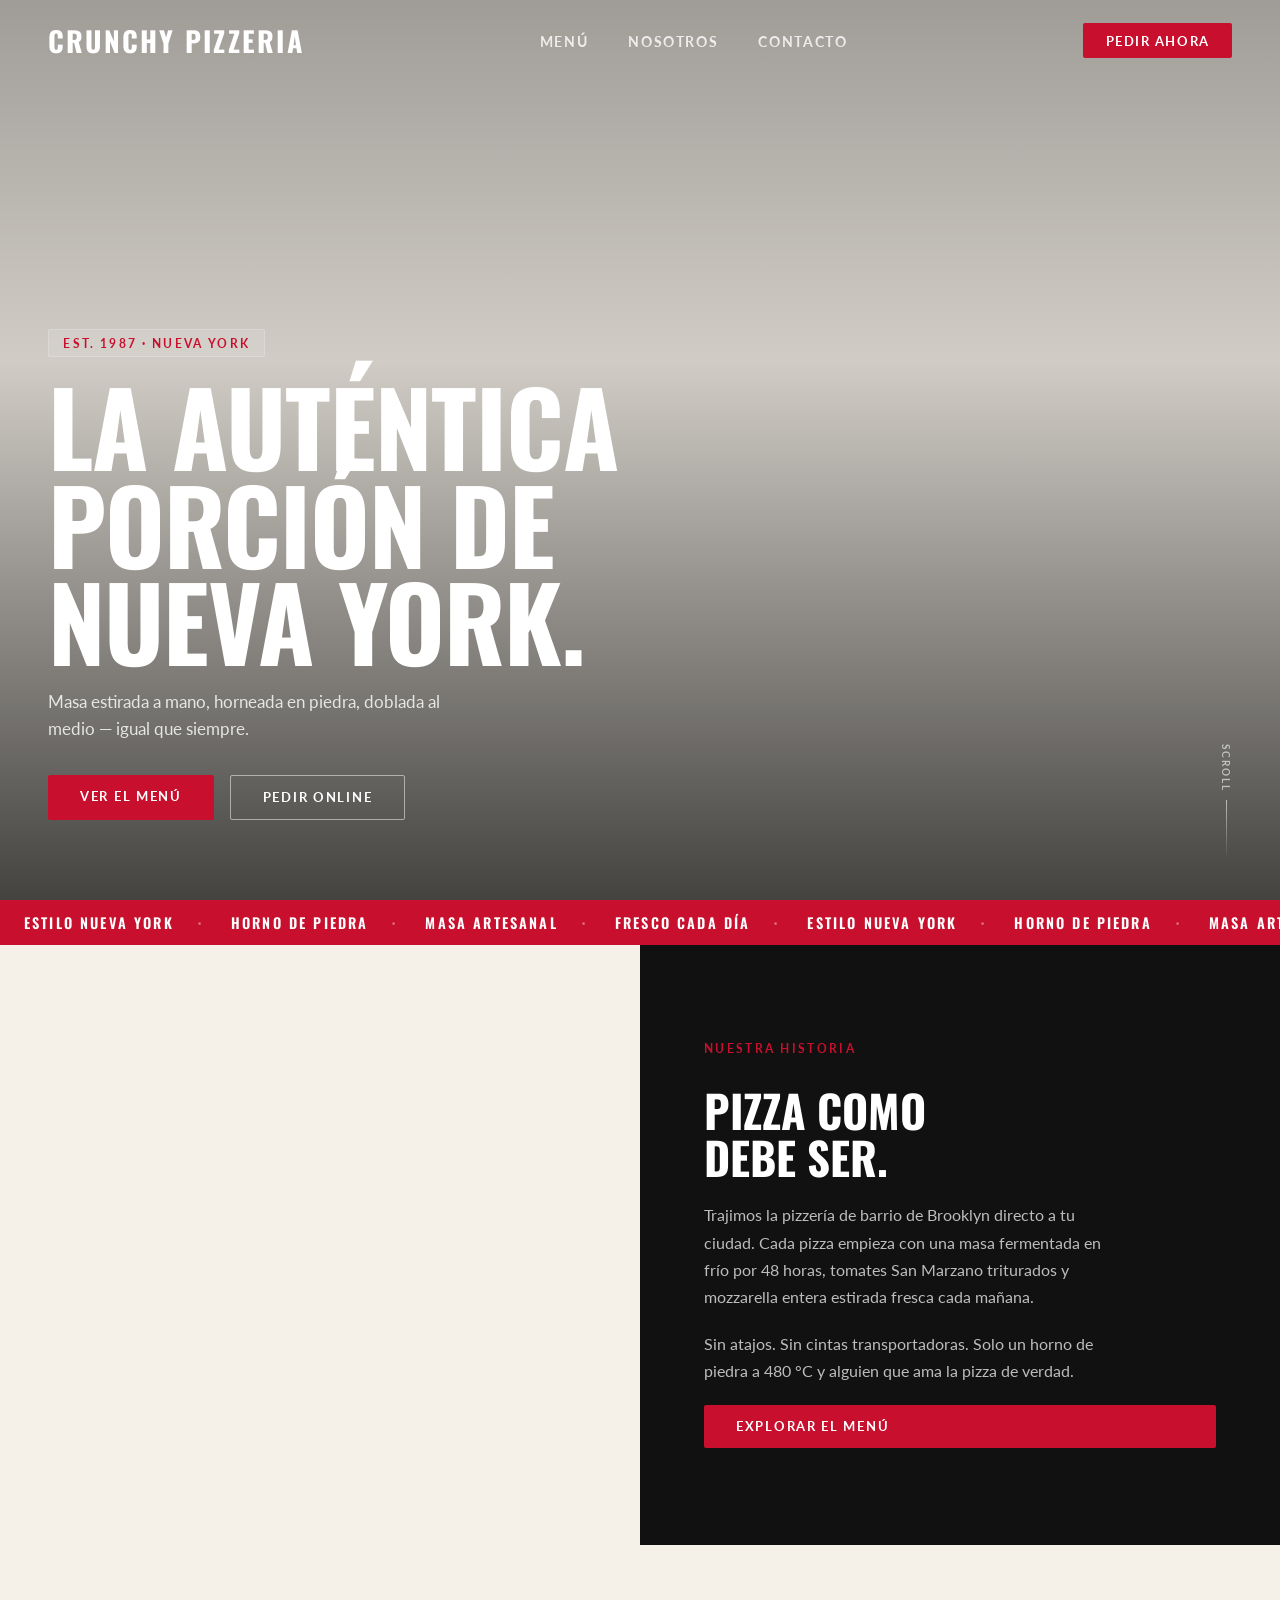
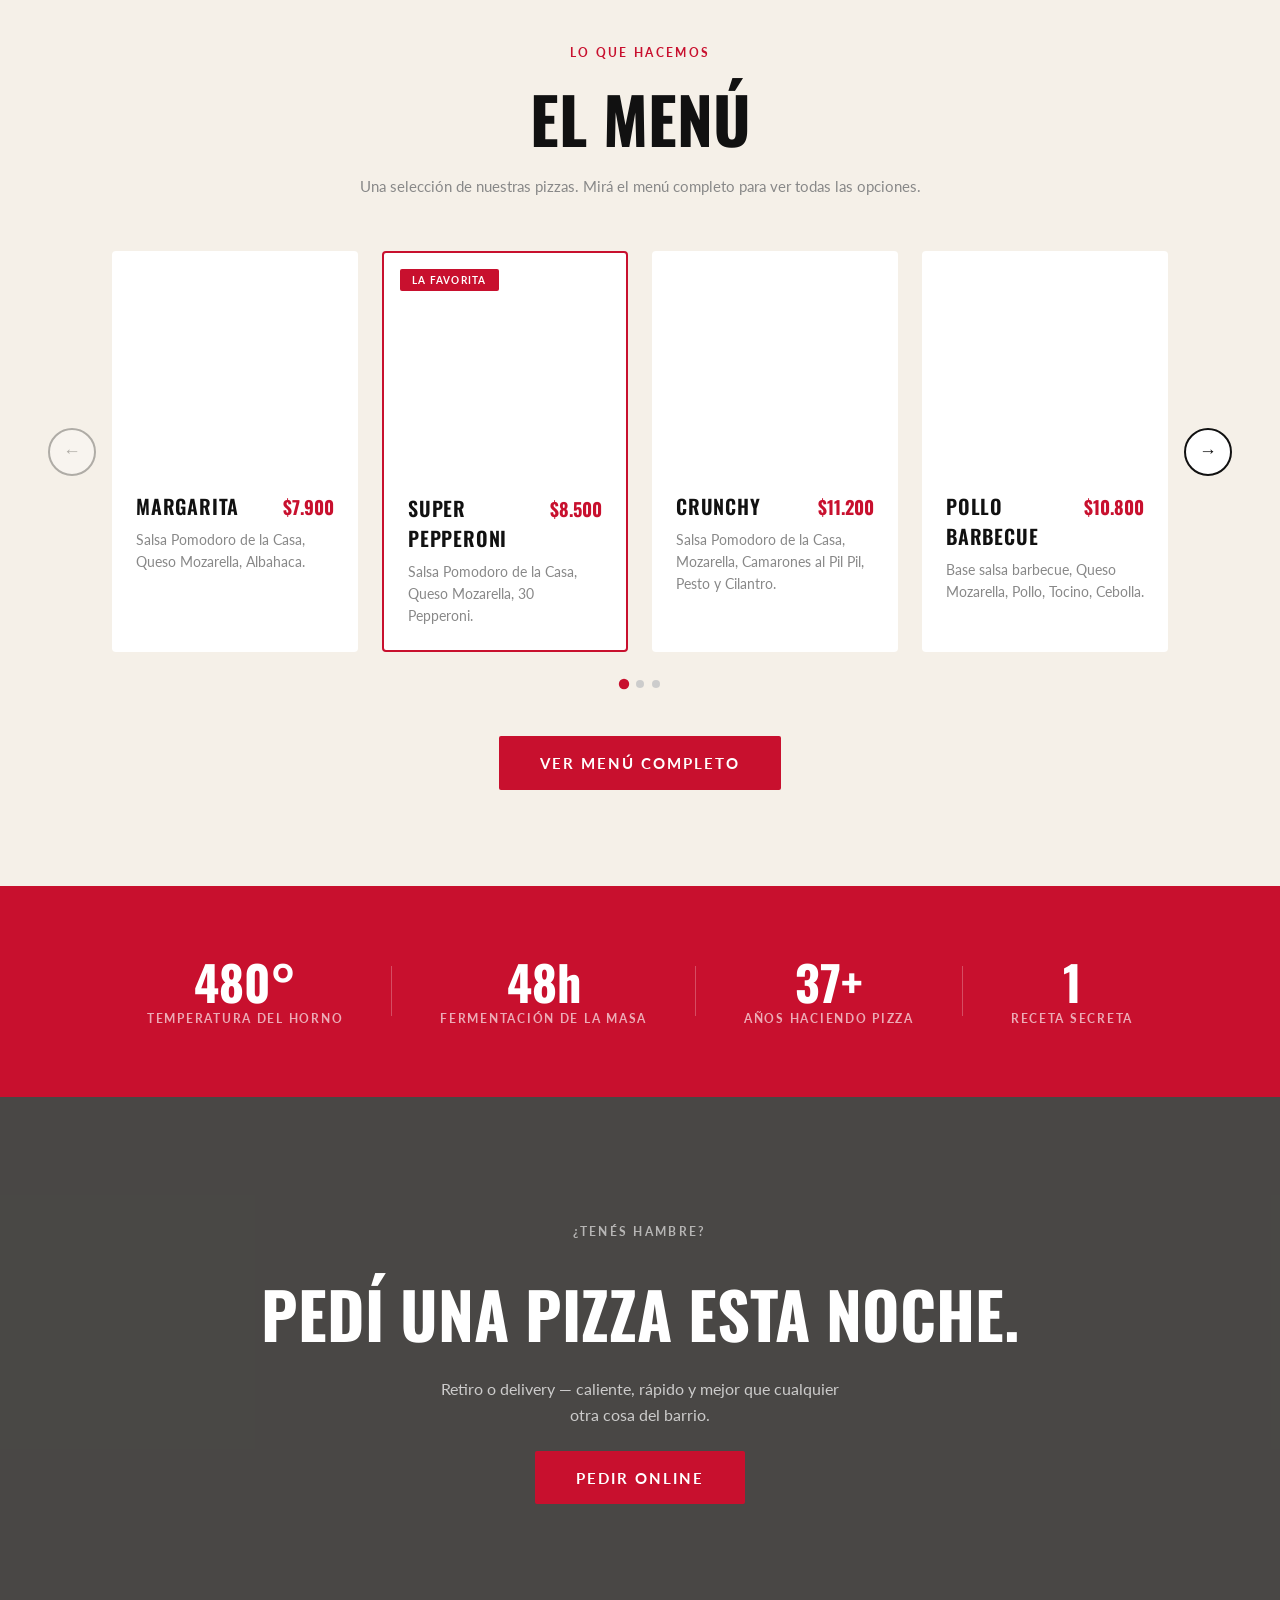
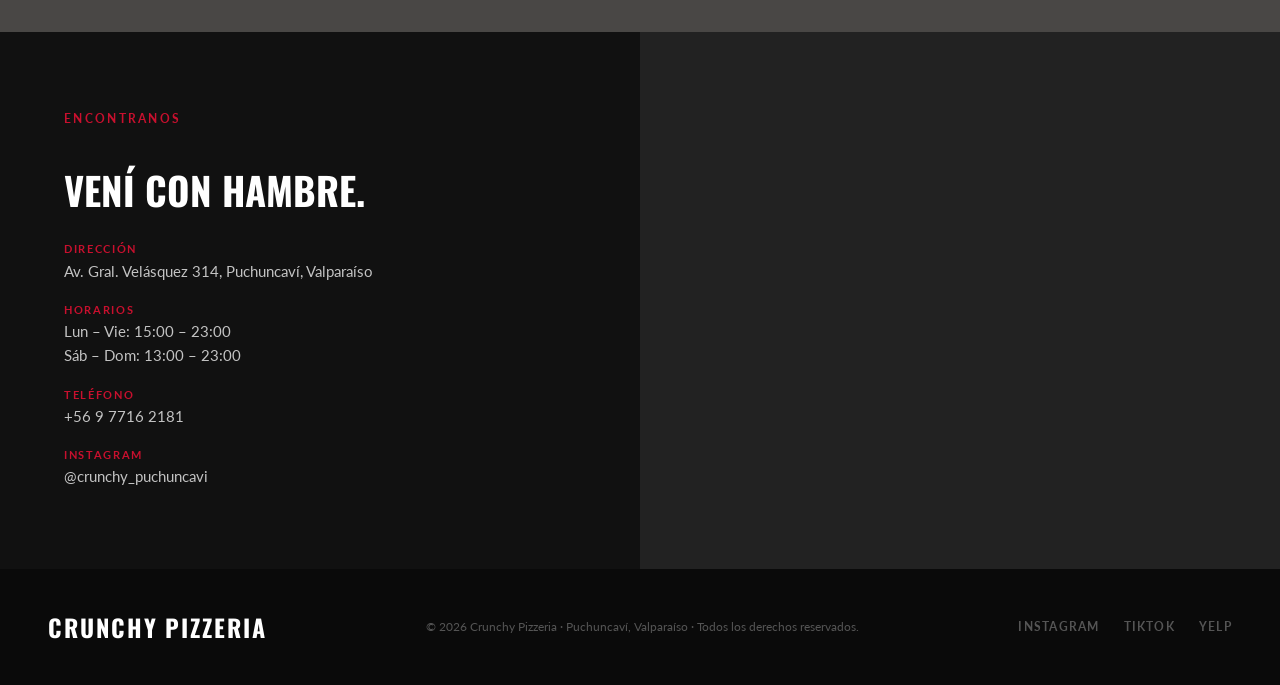
<file: index.html>
<!DOCTYPE html>
<html lang="es">
<head>
  <meta charset="UTF-8" />
  <meta name="viewport" content="width=device-width, initial-scale=1.0" />
  <title>CRUNCHY PIZZERIA — Pizza al Estilo Nueva York</title>
  <link rel="preconnect" href="https://fonts.googleapis.com" />
  <link rel="preconnect" href="https://fonts.gstatic.com" crossorigin />
  <link href="https://fonts.googleapis.com/css2?family=Oswald:wght@400;600;700&family=Lato:wght@300;400;700&display=swap" rel="stylesheet" />
  <link rel="stylesheet" href="style.css" />
</head>
<body>

  <!-- NAV -->
  <nav class="navbar" id="navbar">
    <div class="nav-logo">CRUNCHY PIZZERIA</div>
    <ul class="nav-links">
      <li><a href="https://menu.fu.do/crunchypizzeria/qr-menu" target="_blank">Menú</a></li>
      <li><a href="#about">Nosotros</a></li>
      <li><a href="#contact">Contacto</a></li>
    </ul>
    <a href="#order" class="nav-cta">Pedir Ahora</a>
  </nav>

  <!-- HERO -->
  <section class="hero" id="hero">
    <div class="hero-overlay"></div>
    <div class="hero-content">
      <span class="hero-tag">EST. 1987 · NUEVA YORK</span>
      <h1 class="hero-title">La Auténtica<br />Porción de<br />Nueva York.</h1>
      <p class="hero-sub">Masa estirada a mano, horneada en piedra, doblada al medio — igual que siempre.</p>
      <div class="hero-actions">
        <a href="https://menu.fu.do/crunchypizzeria/qr-menu" target="_blank" class="btn-primary">Ver el Menú</a>
        <a href="#order" class="btn-secondary">Pedir Online</a>
      </div>
    </div>
    <div class="hero-scroll-hint">
      <span>Scroll</span>
      <div class="scroll-line"></div>
    </div>
  </section>

  <!-- TAGLINE STRIP -->
  <div class="strip">
    <div class="strip-track">
      <span>ESTILO NUEVA YORK</span><span class="dot">·</span>
      <span>HORNO DE PIEDRA</span><span class="dot">·</span>
      <span>MASA ARTESANAL</span><span class="dot">·</span>
      <span>FRESCO CADA DÍA</span><span class="dot">·</span>
      <span>ESTILO NUEVA YORK</span><span class="dot">·</span>
      <span>HORNO DE PIEDRA</span><span class="dot">·</span>
      <span>MASA ARTESANAL</span><span class="dot">·</span>
      <span>FRESCO CADA DÍA</span><span class="dot">·</span>
    </div>
  </div>

  <!-- ABOUT -->
  <section class="about" id="about">
    <div class="about-img"></div>
    <div class="about-text">
      <span class="section-tag">Nuestra Historia</span>
      <h2>Pizza como<br />debe ser.</h2>
      <p>Trajimos la pizzería de barrio de Brooklyn directo a tu ciudad. Cada pizza empieza con una masa fermentada en frío por 48 horas, tomates San Marzano triturados y mozzarella entera estirada fresca cada mañana.</p>
      <p>Sin atajos. Sin cintas transportadoras. Solo un horno de piedra a 480 °C y alguien que ama la pizza de verdad.</p>
      <a href="https://menu.fu.do/crunchypizzeria/qr-menu" target="_blank" class="btn-primary">Explorar el Menú</a>
    </div>
  </section>

  <!-- MENU -->
  <section class="menu-section" id="menu">
    <div class="menu-header">
      <span class="section-tag">Lo Que Hacemos</span>
      <h2>El Menú</h2>
      <p class="menu-subtitle">Una selección de nuestras pizzas. Mirá el menú completo para ver todas las opciones.</p>
    </div>
    <div class="carousel-wrapper">
      <button class="carousel-btn prev" id="carouselPrev">&#8592;</button>
      <div class="carousel-track-container">
        <div class="carousel-track" id="carouselTrack">

          <div class="menu-card">
            <div class="menu-card-img img-margherita"></div>
            <div class="menu-card-body">
              <div class="menu-card-top">
                <h3>Margarita</h3>
                <span class="price">$7.900</span>
              </div>
              <p>Salsa Pomodoro de la Casa, Queso Mozarella, Albahaca.</p>
            </div>
          </div>

          <div class="menu-card featured">
            <div class="badge">La Favorita</div>
            <div class="menu-card-img img-pepperoni"></div>
            <div class="menu-card-body">
              <div class="menu-card-top">
                <h3>Super Pepperoni</h3>
                <span class="price">$8.500</span>
              </div>
              <p>Salsa Pomodoro de la Casa, Queso Mozarella, 30 Pepperoni.</p>
            </div>
          </div>

          <div class="menu-card">
            <div class="menu-card-img img-crunchy"></div>
            <div class="menu-card-body">
              <div class="menu-card-top">
                <h3>Crunchy</h3>
                <span class="price">$11.200</span>
              </div>
              <p>Salsa Pomodoro de la Casa, Mozarella, Camarones al Pil Pil, Pesto y Cilantro.</p>
            </div>
          </div>

          <div class="menu-card">
            <div class="menu-card-img img-bbq"></div>
            <div class="menu-card-body">
              <div class="menu-card-top">
                <h3>Pollo Barbecue</h3>
                <span class="price">$10.800</span>
              </div>
              <p>Base salsa barbecue, Queso Mozarella, Pollo, Tocino, Cebolla.</p>
            </div>
          </div>

          <div class="menu-card">
            <div class="menu-card-img img-cuatroquesos"></div>
            <div class="menu-card-body">
              <div class="menu-card-top">
                <h3>Cuatro Quesos</h3>
                <span class="price">$10.500</span>
              </div>
              <p>Salsa Pomodoro, Mozarella, Queso Azul, Queso de Cabra, Parmesano.</p>
            </div>
          </div>

          <div class="menu-card">
            <div class="menu-card-img img-espanola"></div>
            <div class="menu-card-body">
              <div class="menu-card-top">
                <h3>Española</h3>
                <span class="price">$11.500</span>
              </div>
              <p>Salsa Pomodoro, Mozarella, Chorizo, Jamón, Tomate, Pimentón y Aceitunas.</p>
            </div>
          </div>

        </div>
      </div>
      <button class="carousel-btn next" id="carouselNext">&#8594;</button>
    </div>

    <div class="carousel-dots" id="carouselDots"></div>

    <div class="menu-cta">
      <a href="https://menu.fu.do/crunchypizzeria/qr-menu" target="_blank" class="btn-primary large">Ver Menú Completo</a>
    </div>
  </section>

  <!-- STATS -->
  <section class="stats">
    <div class="stat">
      <span class="stat-num">480°</span>
      <span class="stat-label">Temperatura del Horno</span>
    </div>
    <div class="stat-divider"></div>
    <div class="stat">
      <span class="stat-num">48h</span>
      <span class="stat-label">Fermentación de la Masa</span>
    </div>
    <div class="stat-divider"></div>
    <div class="stat">
      <span class="stat-num">37+</span>
      <span class="stat-label">Años Haciendo Pizza</span>
    </div>
    <div class="stat-divider"></div>
    <div class="stat">
      <span class="stat-num">1</span>
      <span class="stat-label">Receta Secreta</span>
    </div>
  </section>

  <!-- ORDER / CTA -->
  <section class="cta-section" id="order">
    <div class="cta-overlay"></div>
    <div class="cta-content">
      <span class="section-tag light">¿Tenés hambre?</span>
      <h2>Pedí una Pizza Esta Noche.</h2>
      <p>Retiro o delivery — caliente, rápido y mejor que cualquier otra cosa del barrio.</p>
      <a href="#" class="btn-primary large">Pedir Online</a>
    </div>
  </section>

  <!-- CONTACT -->
  <section class="contact-section" id="contact">
    <div class="contact-info">
      <span class="section-tag">Encontranos</span>
      <h2>Vení con Hambre.</h2>
      <ul class="contact-list">
        <li>
          <strong>Dirección</strong>
          <span>Av. Gral. Velásquez 314, Puchuncaví, Valparaíso</span>
        </li>
        <li>
          <strong>Horarios</strong>
          <span>Lun – Vie: 15:00 – 23:00<br />Sáb – Dom: 13:00 – 23:00</span>
        </li>
        <li>
          <strong>Teléfono</strong>
          <span>+56 9 7716 2181</span>
        </li>
        <li>
          <strong>Instagram</strong>
          <span>@crunchy_puchuncavi</span>
        </li>
      </ul>
    </div>
    <div class="contact-map">
      <iframe
        src="https://maps.google.com/maps?q=Av.+Gral.+Vel%C3%A1squez+314,+Puchuncav%C3%AD,+Valpara%C3%ADso,+Chile&output=embed&hl=es"
        width="100%"
        height="100%"
        style="border:0; min-height:400px; display:block;"
        allowfullscreen=""
        loading="lazy"
        referrerpolicy="no-referrer-when-downgrade"
        title="Ubicación Crunchy Pizzeria">
      </iframe>
    </div>
  </section>

  <!-- FOOTER -->
  <footer class="footer">
    <div class="footer-logo">CRUNCHY PIZZERIA</div>
    <p class="footer-copy">© 2026 Crunchy Pizzeria · Puchuncaví, Valparaíso · Todos los derechos reservados.</p>
    <div class="footer-links">
      <a href="#">Instagram</a>
      <a href="#">TikTok</a>
      <a href="#">Yelp</a>
    </div>
  </footer>

<script src="script.js"></script>
</body>
</html>
</file>
<file: style.css>
/* =====================
   RESET & BASE
===================== */
*, *::before, *::after {
  box-sizing: border-box;
  margin: 0;
  padding: 0;
}

:root {
  --red:    #C8102E;
  --dark:   #111111;
  --cream:  #F5F0E8;
  --gray:   #888888;
  --white:  #FFFFFF;
  --font-head: 'Oswald', sans-serif;
  --font-body: 'Lato', sans-serif;
}

html {
  scroll-behavior: smooth;
}

body {
  font-family: var(--font-body);
  background: var(--cream);
  color: var(--dark);
  overflow-x: hidden;
}

/* =====================
   NAVBAR
===================== */
.navbar {
  position: fixed;
  top: 0;
  left: 0;
  right: 0;
  z-index: 100;
  display: flex;
  align-items: center;
  justify-content: space-between;
  padding: 1.25rem 3rem;
  transition: background 0.3s, box-shadow 0.3s;
}

.navbar.scrolled {
  background: var(--dark);
  box-shadow: 0 2px 20px rgba(0,0,0,0.4);
}

.nav-logo {
  font-family: var(--font-head);
  font-size: 1.75rem;
  font-weight: 700;
  color: var(--white);
  letter-spacing: 0.08em;
}

.nav-links {
  list-style: none;
  display: flex;
  gap: 2.5rem;
}

.nav-links a {
  font-family: var(--font-body);
  font-size: 0.85rem;
  font-weight: 700;
  letter-spacing: 0.12em;
  text-transform: uppercase;
  color: rgba(255,255,255,0.8);
  text-decoration: none;
  transition: color 0.2s;
}

.nav-links a:hover {
  color: var(--white);
}

.nav-cta {
  font-family: var(--font-body);
  font-size: 0.8rem;
  font-weight: 700;
  letter-spacing: 0.12em;
  text-transform: uppercase;
  color: var(--white);
  background: var(--red);
  padding: 0.6rem 1.4rem;
  border-radius: 2px;
  text-decoration: none;
  transition: background 0.2s;
}

.nav-cta:hover {
  background: #a50d24;
}

/* =====================
   HERO
===================== */
.hero {
  position: relative;
  height: 100vh;
  min-height: 640px;
  background-image: url('https://images.unsplash.com/photo-1534308983496-4fabb1a015ee?w=1800&q=80');
  background-size: cover;
  background-position: center;
  background-attachment: fixed; /* parallax scroll */
  display: flex;
  align-items: flex-end;
  padding: 0 3rem 5rem;
}

.hero-overlay {
  position: absolute;
  inset: 0;
  background: linear-gradient(
    to bottom,
    rgba(0,0,0,0.35) 0%,
    rgba(0,0,0,0.15) 40%,
    rgba(0,0,0,0.72) 100%
  );
}

.hero-content {
  position: relative;
  z-index: 2;
  max-width: 680px;
}

.hero-tag {
  display: inline-block;
  font-family: var(--font-body);
  font-size: 0.75rem;
  font-weight: 700;
  letter-spacing: 0.18em;
  text-transform: uppercase;
  color: var(--red);
  background: rgba(255,255,255,0.1);
  border: 1px solid rgba(255,255,255,0.2);
  padding: 0.35rem 0.9rem;
  border-radius: 2px;
  margin-bottom: 1.25rem;
}

.hero-title {
  font-family: var(--font-head);
  font-size: clamp(3.5rem, 8vw, 7rem);
  font-weight: 700;
  line-height: 0.95;
  color: var(--white);
  text-transform: uppercase;
  letter-spacing: -0.01em;
  margin-bottom: 1.25rem;
}

.hero-sub {
  font-size: 1.05rem;
  line-height: 1.6;
  color: rgba(255,255,255,0.82);
  max-width: 420px;
  margin-bottom: 2rem;
}

.hero-actions {
  display: flex;
  gap: 1rem;
  flex-wrap: wrap;
}

/* SCROLL HINT */
.hero-scroll-hint {
  position: absolute;
  bottom: 2.5rem;
  right: 3rem;
  display: flex;
  flex-direction: column;
  align-items: center;
  gap: 0.5rem;
  z-index: 2;
}

.hero-scroll-hint span {
  font-size: 0.65rem;
  font-weight: 700;
  letter-spacing: 0.2em;
  text-transform: uppercase;
  color: rgba(255,255,255,0.6);
  writing-mode: vertical-rl;
}

.scroll-line {
  width: 1px;
  height: 60px;
  background: linear-gradient(to bottom, rgba(255,255,255,0.6), transparent);
  animation: scrollPulse 1.8s ease-in-out infinite;
}

@keyframes scrollPulse {
  0%, 100% { opacity: 1; transform: scaleY(1); }
  50% { opacity: 0.4; transform: scaleY(0.5); }
}

/* =====================
   BUTTONS
===================== */
.btn-primary {
  display: inline-block;
  font-family: var(--font-body);
  font-size: 0.82rem;
  font-weight: 700;
  letter-spacing: 0.13em;
  text-transform: uppercase;
  color: var(--white);
  background: var(--red);
  padding: 0.85rem 2rem;
  border-radius: 2px;
  text-decoration: none;
  transition: background 0.2s, transform 0.15s;
}

.btn-primary:hover {
  background: #a50d24;
  transform: translateY(-1px);
}

.btn-primary.large {
  font-size: 0.95rem;
  padding: 1.1rem 2.6rem;
}

.btn-secondary {
  display: inline-block;
  font-family: var(--font-body);
  font-size: 0.82rem;
  font-weight: 700;
  letter-spacing: 0.13em;
  text-transform: uppercase;
  color: var(--white);
  background: transparent;
  border: 1px solid rgba(255,255,255,0.5);
  padding: 0.85rem 2rem;
  border-radius: 2px;
  text-decoration: none;
  transition: border-color 0.2s, background 0.2s;
}

.btn-secondary:hover {
  border-color: var(--white);
  background: rgba(255,255,255,0.08);
}

/* =====================
   MARQUEE STRIP
===================== */
.strip {
  background: var(--red);
  overflow: hidden;
  padding: 0.75rem 0;
  white-space: nowrap;
}

.strip-track {
  display: inline-block;
  animation: marquee 18s linear infinite;
}

.strip-track span {
  font-family: var(--font-head);
  font-size: 0.9rem;
  font-weight: 600;
  letter-spacing: 0.15em;
  text-transform: uppercase;
  color: var(--white);
  padding: 0 1.5rem;
}

.strip-track .dot {
  color: rgba(255,255,255,0.5);
  padding: 0;
}

@keyframes marquee {
  from { transform: translateX(0); }
  to   { transform: translateX(-50%); }
}

/* =====================
   SECTION TAG
===================== */
.section-tag {
  display: inline-block;
  font-size: 0.72rem;
  font-weight: 700;
  letter-spacing: 0.2em;
  text-transform: uppercase;
  color: var(--red);
  margin-bottom: 0.75rem;
}

.section-tag.light {
  color: rgba(255,255,255,0.6);
}

/* =====================
   ABOUT
===================== */
.about {
  display: grid;
  grid-template-columns: 1fr 1fr;
  min-height: 600px;
}

.about-img {
  background-image: url('https://images.unsplash.com/photo-1571407970349-bc81e7e96d47?w=1200&q=80');
  background-size: cover;
  background-position: center;
  min-height: 500px;
}

.about-text {
  background: var(--dark);
  color: var(--white);
  padding: 5rem 4rem;
  display: flex;
  flex-direction: column;
  justify-content: center;
  gap: 1.25rem;
}

.about-text h2 {
  font-family: var(--font-head);
  font-size: clamp(2.2rem, 3.5vw, 3.2rem);
  font-weight: 700;
  text-transform: uppercase;
  line-height: 1.05;
}

.about-text p {
  font-size: 1rem;
  line-height: 1.7;
  color: rgba(255,255,255,0.72);
  max-width: 420px;
}

/* =====================
   MENU
===================== */
.menu-section {
  padding: 6rem 3rem;
  background: var(--cream);
}

.menu-header {
  text-align: center;
  margin-bottom: 3.5rem;
}

.menu-subtitle {
  font-size: 0.95rem;
  color: var(--gray);
  margin-top: 0.75rem;
}

.menu-cta {
  text-align: center;
  margin-top: 3rem;
}

.menu-header h2 {
  font-family: var(--font-head);
  font-size: clamp(2.5rem, 5vw, 4rem);
  font-weight: 700;
  text-transform: uppercase;
}

/* =====================
   CAROUSEL
===================== */
.carousel-wrapper {
  display: flex;
  align-items: center;
  gap: 1rem;
  max-width: 1260px;
  margin: 0 auto;
}

.carousel-track-container {
  overflow: hidden;
  flex: 1;
}

.carousel-track {
  display: flex;
  gap: 1.5rem;
  transition: transform 0.4s cubic-bezier(0.4, 0, 0.2, 1);
}

.carousel-track .menu-card {
  flex: 0 0 calc(25% - 1.125rem);
  min-width: 0;
}

.carousel-btn {
  flex-shrink: 0;
  width: 48px;
  height: 48px;
  border-radius: 50%;
  border: 2px solid var(--dark);
  background: var(--white);
  color: var(--dark);
  font-size: 1.1rem;
  cursor: pointer;
  display: flex;
  align-items: center;
  justify-content: center;
  transition: background 0.2s, color 0.2s, border-color 0.2s;
}

.carousel-btn:hover {
  background: var(--red);
  border-color: var(--red);
  color: var(--white);
}

.carousel-btn:disabled {
  opacity: 0.3;
  cursor: default;
  pointer-events: none;
}

.carousel-dots {
  display: flex;
  justify-content: center;
  gap: 0.5rem;
  margin-top: 1.75rem;
}

.carousel-dots .dot {
  width: 8px;
  height: 8px;
  border-radius: 50%;
  background: #ccc;
  border: none;
  cursor: pointer;
  transition: background 0.2s, transform 0.2s;
  padding: 0;
}

.carousel-dots .dot.active {
  background: var(--red);
  transform: scale(1.3);
}

.menu-card {
  background: var(--white);
  border-radius: 4px;
  overflow: hidden;
  position: relative;
  transition: transform 0.25s, box-shadow 0.25s;
}

.menu-card:hover {
  transform: translateY(-4px);
  box-shadow: 0 16px 40px rgba(0,0,0,0.12);
}

.menu-card.featured {
  border: 2px solid var(--red);
}

.badge {
  position: absolute;
  top: 1rem;
  left: 1rem;
  background: var(--red);
  color: var(--white);
  font-size: 0.65rem;
  font-weight: 700;
  letter-spacing: 0.12em;
  text-transform: uppercase;
  padding: 0.3rem 0.75rem;
  border-radius: 2px;
  z-index: 2;
}

.menu-card-img {
  height: 220px;
  background-size: cover;
  background-position: center;
}

.img-margherita {
  background-image: url('https://images.unsplash.com/photo-1574071318508-1cdbab80d002?w=800&q=80');
}
.img-pepperoni {
  background-image: url('https://images.unsplash.com/photo-1628840042765-356cda07504e?w=800&q=80');
}
.img-crunchy {
  background-image: url('https://images.unsplash.com/photo-1565299585323-38d6b0865b47?w=800&q=80');
}
.img-bbq {
  background-image: url('https://images.unsplash.com/photo-1604382354936-07c5d9983bd3?w=800&q=80');
}
.img-cuatroquesos {
  background-image: url('https://images.unsplash.com/photo-1513104890138-7c749659a591?w=800&q=80');
}
.img-espanola {
  background-image: url('https://images.unsplash.com/photo-1548369937-47519962c11a?w=800&q=80');
}

.menu-card-body {
  padding: 1.25rem 1.5rem 1.5rem;
}

.menu-card-top {
  display: flex;
  justify-content: space-between;
  align-items: baseline;
  margin-bottom: 0.5rem;
}

.menu-card-top h3 {
  font-family: var(--font-head);
  font-size: 1.25rem;
  font-weight: 600;
  text-transform: uppercase;
  letter-spacing: 0.04em;
}

.price {
  font-family: var(--font-head);
  font-size: 1.15rem;
  font-weight: 700;
  color: var(--red);
}

.menu-card-body p {
  font-size: 0.88rem;
  line-height: 1.55;
  color: var(--gray);
}

/* =====================
   STATS
===================== */
.stats {
  background: var(--red);
  display: flex;
  align-items: center;
  justify-content: center;
  flex-wrap: wrap;
  gap: 0;
  padding: 3.5rem 2rem;
}

.stat {
  text-align: center;
  padding: 1rem 3rem;
  display: flex;
  flex-direction: column;
  gap: 0.4rem;
}

.stat-num {
  font-family: var(--font-head);
  font-size: 3rem;
  font-weight: 700;
  color: var(--white);
  line-height: 1;
}

.stat-label {
  font-size: 0.72rem;
  font-weight: 700;
  letter-spacing: 0.15em;
  text-transform: uppercase;
  color: rgba(255,255,255,0.65);
}

.stat-divider {
  width: 1px;
  height: 50px;
  background: rgba(255,255,255,0.25);
}

/* =====================
   CTA SECTION
===================== */
.cta-section {
  position: relative;
  background-image: url('https://images.unsplash.com/photo-1590947132387-155cc02f3212?w=1800&q=80');
  background-size: cover;
  background-position: center;
  background-attachment: fixed;
  padding: 8rem 3rem;
  text-align: center;
}

.cta-overlay {
  position: absolute;
  inset: 0;
  background: rgba(0,0,0,0.7);
}

.cta-content {
  position: relative;
  z-index: 2;
  display: flex;
  flex-direction: column;
  align-items: center;
  gap: 1rem;
}

.cta-content h2 {
  font-family: var(--font-head);
  font-size: clamp(2.5rem, 5vw, 4.5rem);
  font-weight: 700;
  text-transform: uppercase;
  color: var(--white);
}

.cta-content p {
  font-size: 1rem;
  color: rgba(255,255,255,0.72);
  max-width: 420px;
  line-height: 1.6;
  margin-bottom: 0.5rem;
}

/* =====================
   CONTACT
===================== */
.contact-section {
  display: grid;
  grid-template-columns: 1fr 1fr;
  min-height: 480px;
}

.contact-info {
  background: var(--dark);
  color: var(--white);
  padding: 5rem 4rem;
  display: flex;
  flex-direction: column;
  justify-content: center;
  gap: 1.5rem;
}

.contact-info h2 {
  font-family: var(--font-head);
  font-size: clamp(2rem, 3vw, 3rem);
  font-weight: 700;
  text-transform: uppercase;
}

.contact-list {
  list-style: none;
  display: flex;
  flex-direction: column;
  gap: 1.25rem;
}

.contact-list li {
  display: flex;
  flex-direction: column;
  gap: 0.2rem;
}

.contact-list strong {
  font-size: 0.7rem;
  font-weight: 700;
  letter-spacing: 0.15em;
  text-transform: uppercase;
  color: var(--red);
}

.contact-list span {
  font-size: 0.95rem;
  line-height: 1.6;
  color: rgba(255,255,255,0.75);
}

.contact-map {
  background: #222;
}

.map-placeholder {
  width: 100%;
  height: 100%;
  min-height: 400px;
  display: flex;
  align-items: center;
  justify-content: center;
  background: #1a1a1a;
  font-family: var(--font-head);
  font-size: 1rem;
  letter-spacing: 0.2em;
  color: #444;
}

/* =====================
   FOOTER
===================== */
.footer {
  background: #0a0a0a;
  padding: 2.5rem 3rem;
  display: flex;
  align-items: center;
  justify-content: space-between;
  flex-wrap: wrap;
  gap: 1rem;
}

.footer-logo {
  font-family: var(--font-head);
  font-size: 1.5rem;
  font-weight: 700;
  color: var(--white);
  letter-spacing: 0.08em;
}

.footer-copy {
  font-size: 0.78rem;
  color: #555;
}

.footer-links {
  display: flex;
  gap: 1.5rem;
}

.footer-links a {
  font-size: 0.78rem;
  font-weight: 700;
  letter-spacing: 0.1em;
  text-transform: uppercase;
  color: #555;
  text-decoration: none;
  transition: color 0.2s;
}

.footer-links a:hover {
  color: var(--white);
}


/* =====================
   RESPONSIVE
===================== */
@media (max-width: 900px) {
  .navbar {
    padding: 1rem 1.5rem;
  }

  .nav-links {
    display: none;
  }

  .hero {
    background-attachment: scroll;
    padding: 0 1.5rem 4rem;
  }

  .hero-scroll-hint {
    right: 1.5rem;
  }

  .about {
    grid-template-columns: 1fr;
  }

  .about-img {
    min-height: 320px;
  }

  .about-text {
    padding: 3rem 2rem;
  }

  .menu-section {
    padding: 4rem 1.5rem;
  }

  .stat-divider {
    display: none;
  }

  .stats {
    gap: 1rem;
  }

  .cta-section {
    background-attachment: scroll;
    padding: 5rem 1.5rem;
  }

  .contact-section {
    grid-template-columns: 1fr;
  }

  .contact-info {
    padding: 3rem 2rem;
  }

  .footer {
    flex-direction: column;
    text-align: center;
    padding: 2rem 1.5rem;
  }
}
</file>
